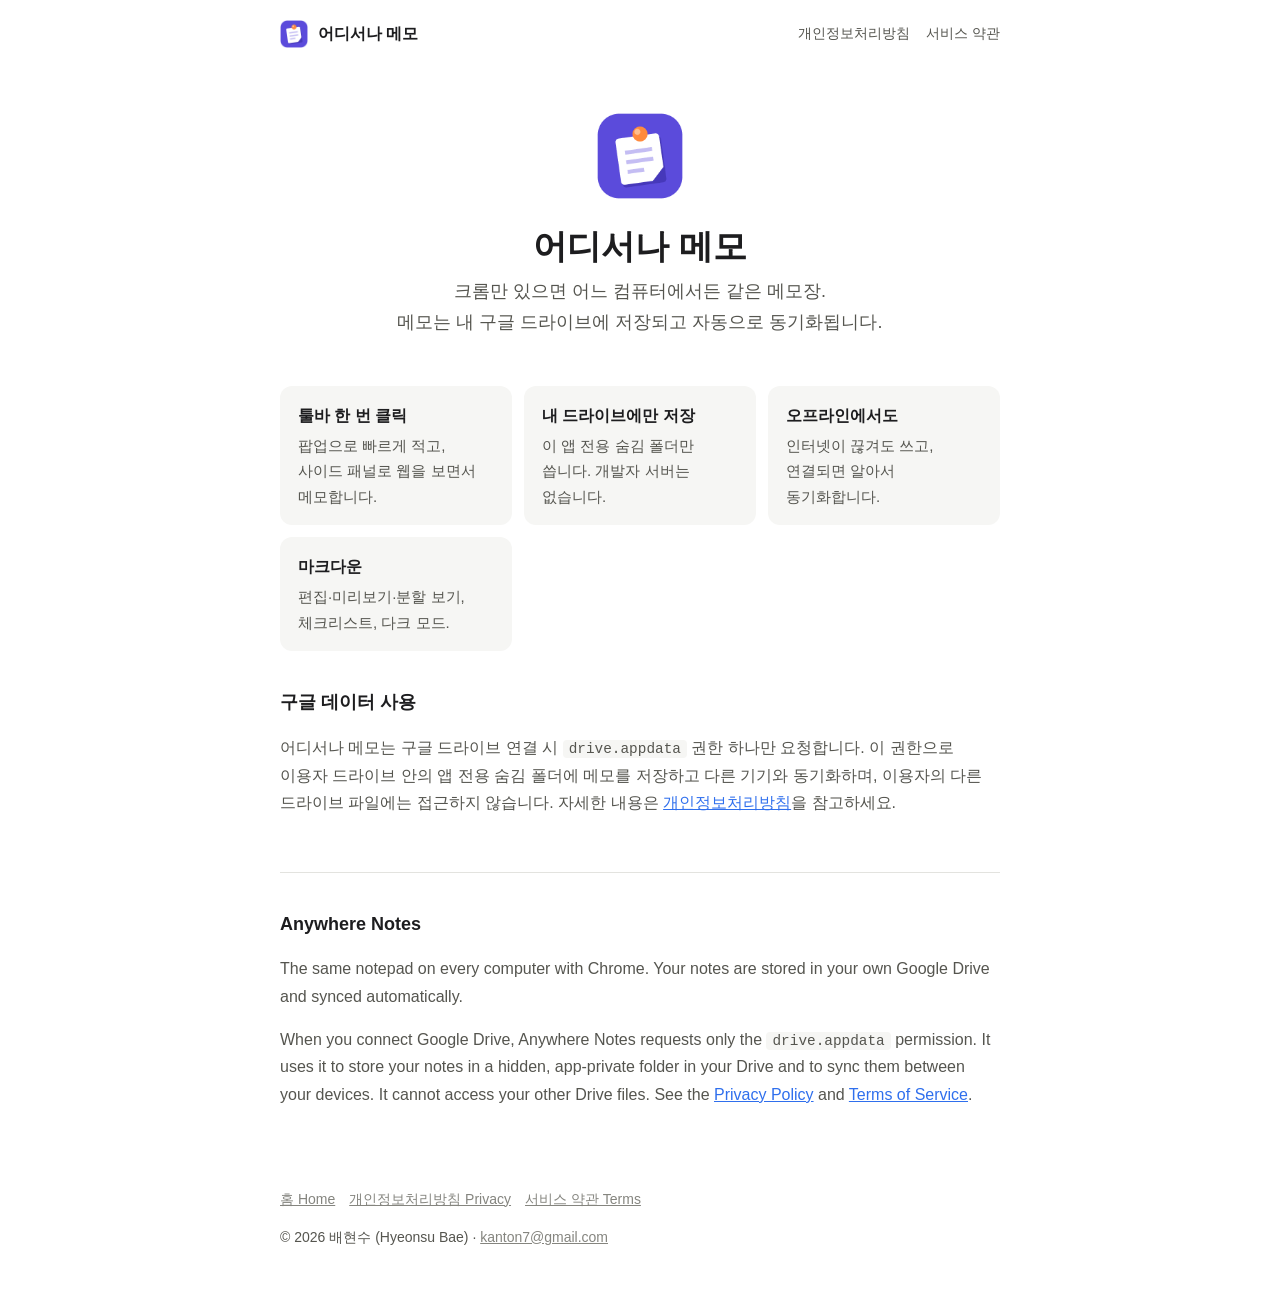
<file: index.html>
<!doctype html>
<html lang="ko">
<head>
<meta charset="utf-8">
<meta name="viewport" content="width=device-width, initial-scale=1">
<meta name="google-site-verification" content="GoEedYDvCAcyeJiHu1zLSCbMYFkPe2FXQC_jyNUM-jE" />
<title>어디서나 메모 · Anywhere Notes</title>
<meta name="description" content="크롬만 있으면 어느 컴퓨터에서든 같은 메모장. 내 구글 드라이브에 저장·동기화되는 크롬 확장 프로그램.">
<link rel="icon" href="icon.png">
<link rel="stylesheet" href="style.css">
</head>
<body>
<header class="site-header">
  <a class="brand" href="./"><img src="icon.png" alt=""> 어디서나 메모</a>
  <nav>
    <a href="privacy">개인정보처리방침</a>
    <a href="terms">서비스 약관</a>
  </nav>
</header>

<main>
  <section class="hero">
    <img src="icon.png" alt="어디서나 메모 아이콘">
    <h1>어디서나 메모</h1>
    <p>크롬만 있으면 어느 컴퓨터에서든 같은 메모장.<br>메모는 내 구글 드라이브에 저장되고 자동으로 동기화됩니다.</p>
  </section>

  <div class="features">
    <div class="feature"><h3>툴바 한 번 클릭</h3><p>팝업으로 빠르게 적고, 사이드 패널로 웹을 보면서 메모합니다.</p></div>
    <div class="feature"><h3>내 드라이브에만 저장</h3><p>이 앱 전용 숨김 폴더만 씁니다. 개발자 서버는 없습니다.</p></div>
    <div class="feature"><h3>오프라인에서도</h3><p>인터넷이 끊겨도 쓰고, 연결되면 알아서 동기화합니다.</p></div>
    <div class="feature"><h3>마크다운</h3><p>편집·미리보기·분할 보기, 체크리스트, 다크 모드.</p></div>
  </div>

  <h2>구글 데이터 사용</h2>
  <p>어디서나 메모는 구글 드라이브 연결 시 <code>drive.appdata</code> 권한 하나만 요청합니다.
  이 권한으로 이용자 드라이브 안의 앱 전용 숨김 폴더에 메모를 저장하고 다른 기기와 동기화하며, 이용자의 다른 드라이브 파일에는 접근하지 않습니다.
  자세한 내용은 <a href="privacy">개인정보처리방침</a>을 참고하세요.</p>

  <hr>

  <section lang="en">
    <h2>Anywhere Notes</h2>
    <p>The same notepad on every computer with Chrome. Your notes are stored in your own Google Drive and synced automatically.</p>
    <p>When you connect Google Drive, Anywhere Notes requests only the <code>drive.appdata</code> permission. It uses it to store your notes in a hidden,
    app-private folder in your Drive and to sync them between your devices. It cannot access your other Drive files.
    See the <a href="privacy#en">Privacy Policy</a> and <a href="terms#en">Terms of Service</a>.</p>
  </section>
</main>

<footer>
  <a href="./">홈 Home</a><a href="privacy">개인정보처리방침 Privacy</a><a href="terms">서비스 약관 Terms</a>
  <p>© 2026 배현수 (Hyeonsu Bae) · <a href="mailto:kanton7@gmail.com">kanton7@gmail.com</a></p>
</footer>
</body>
</html>
</file>
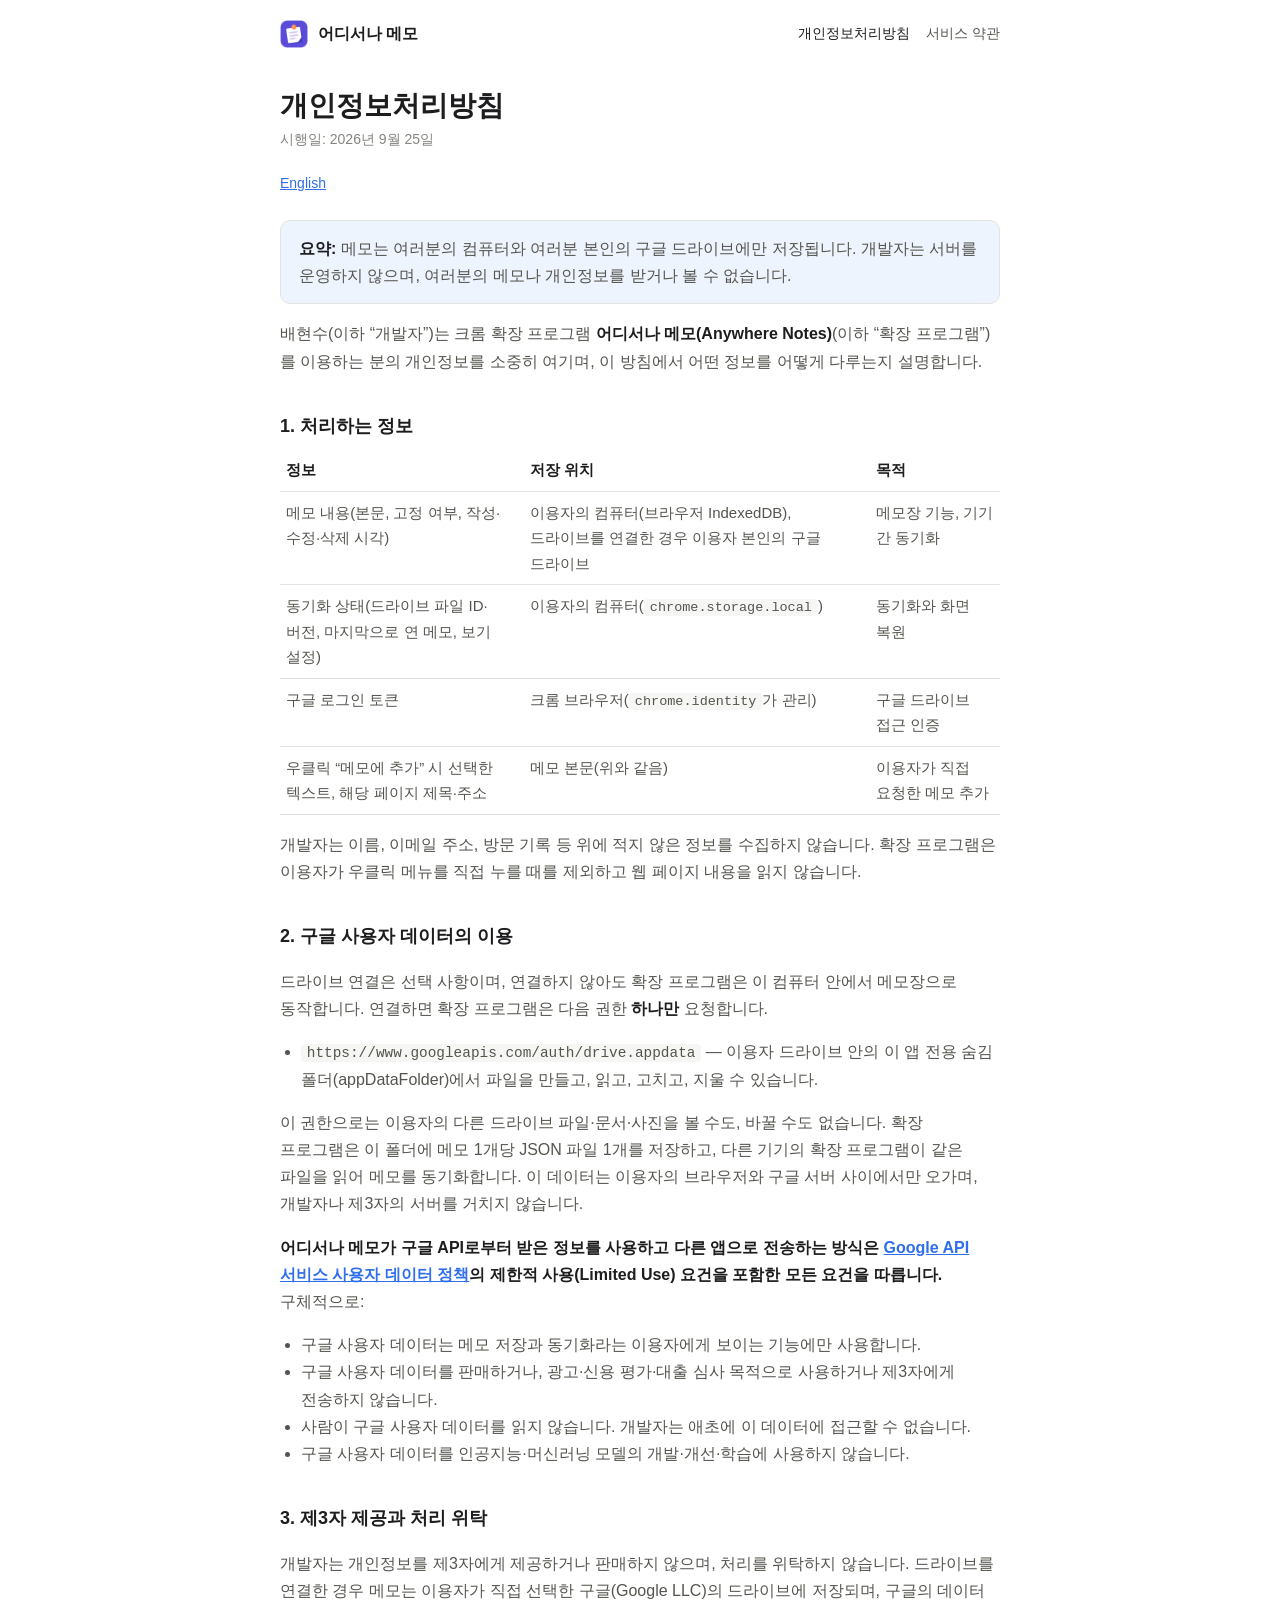
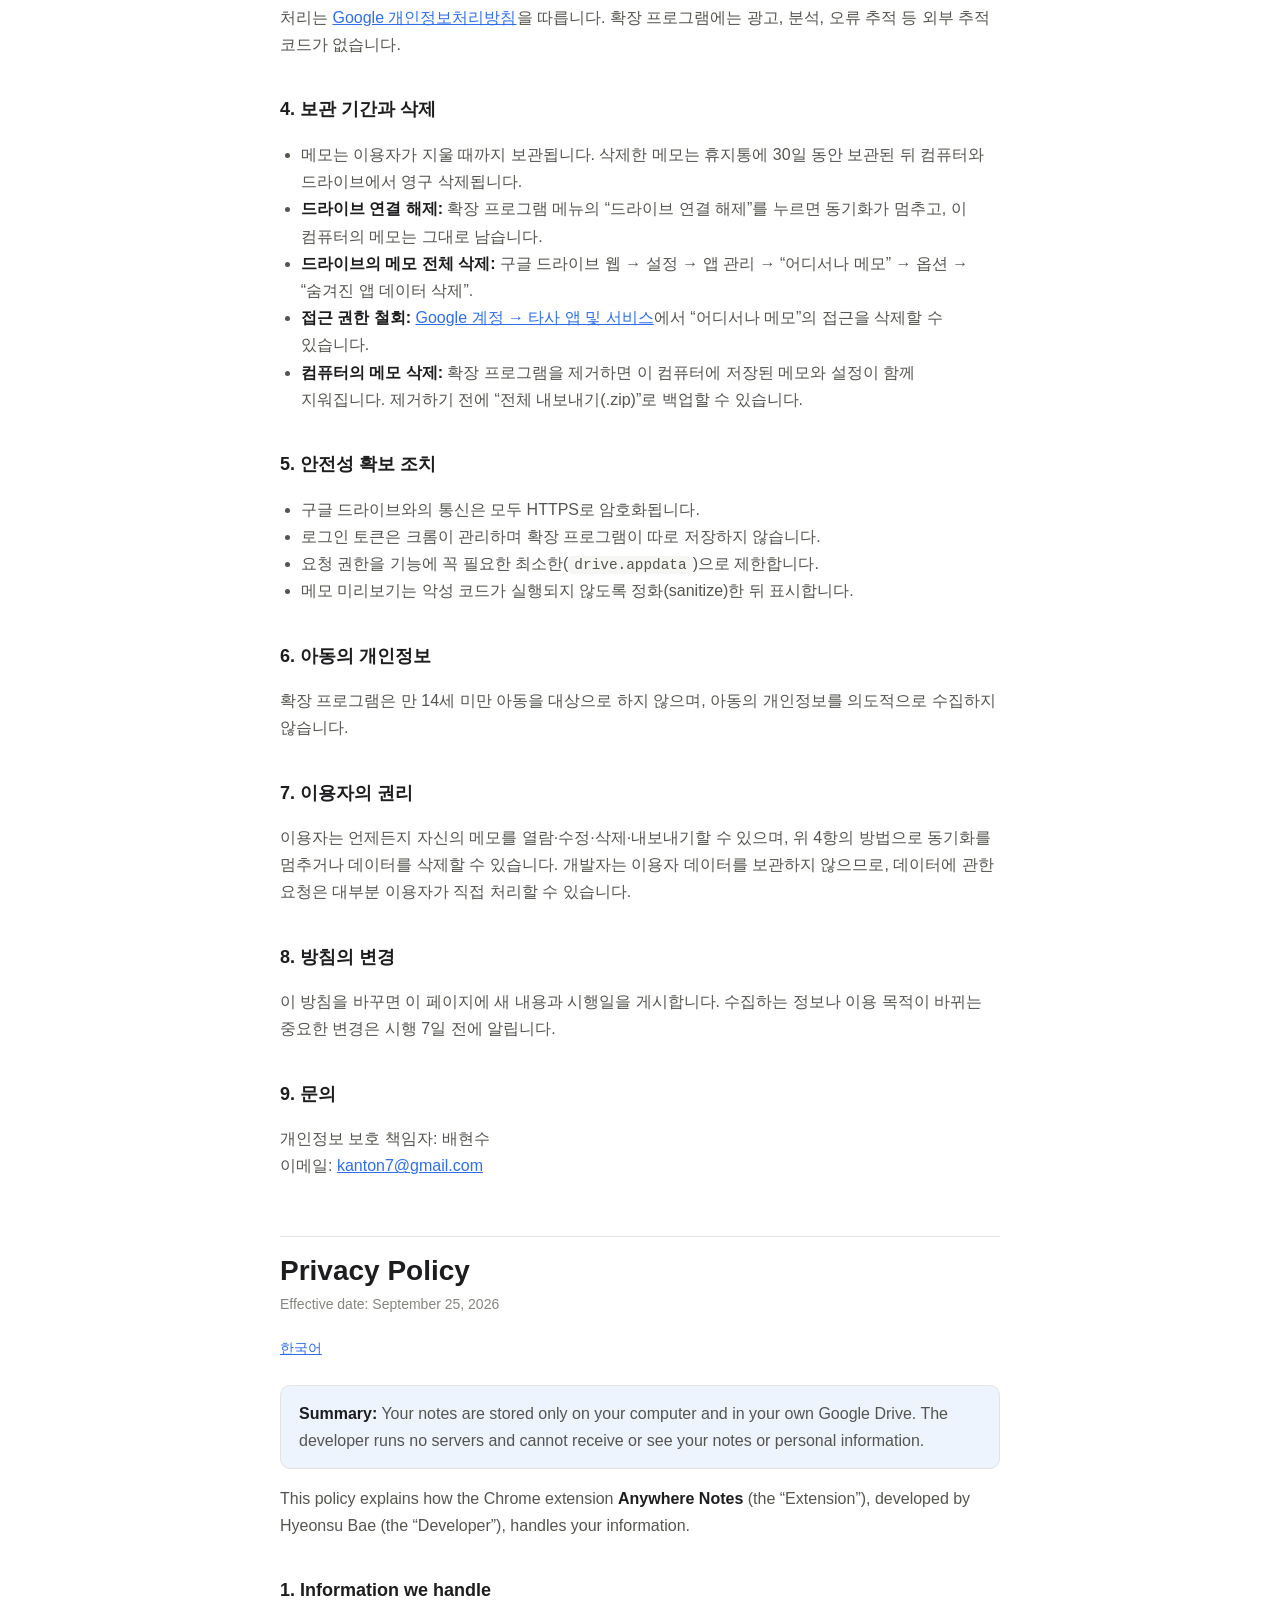
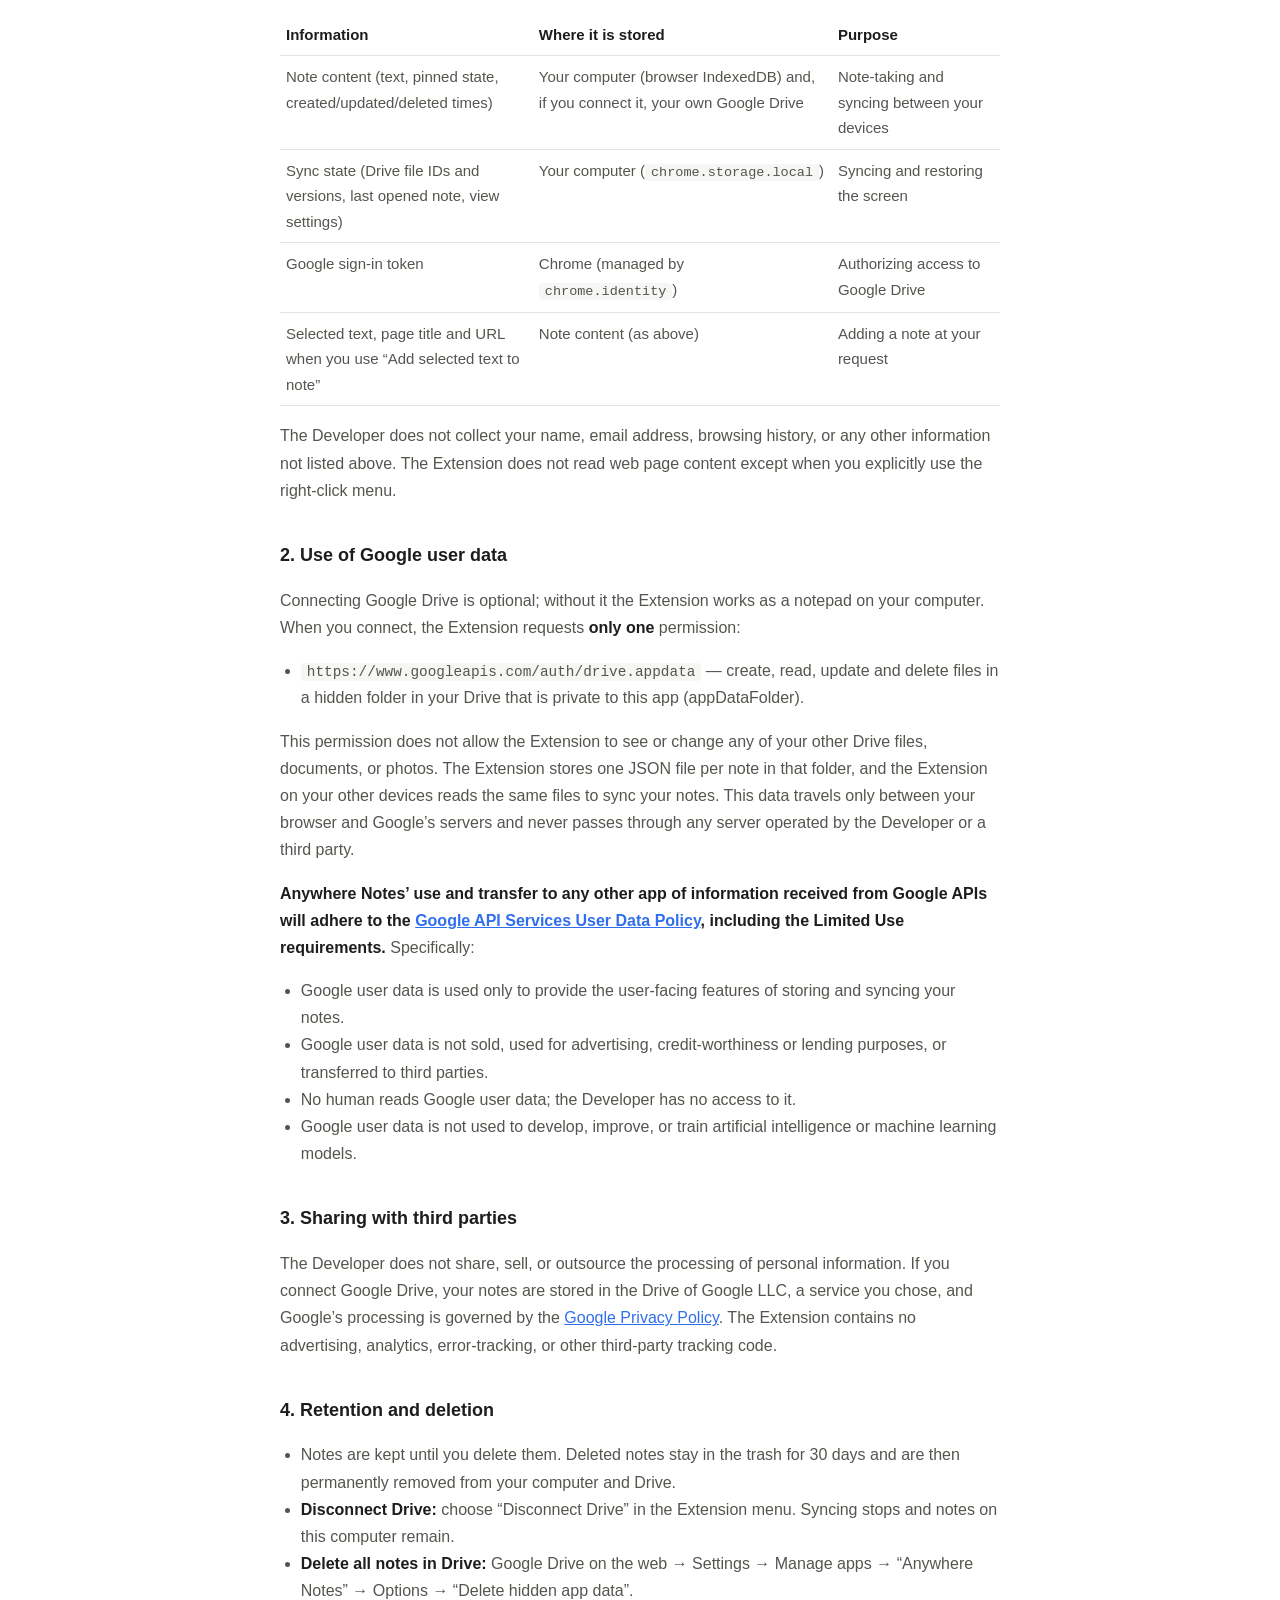
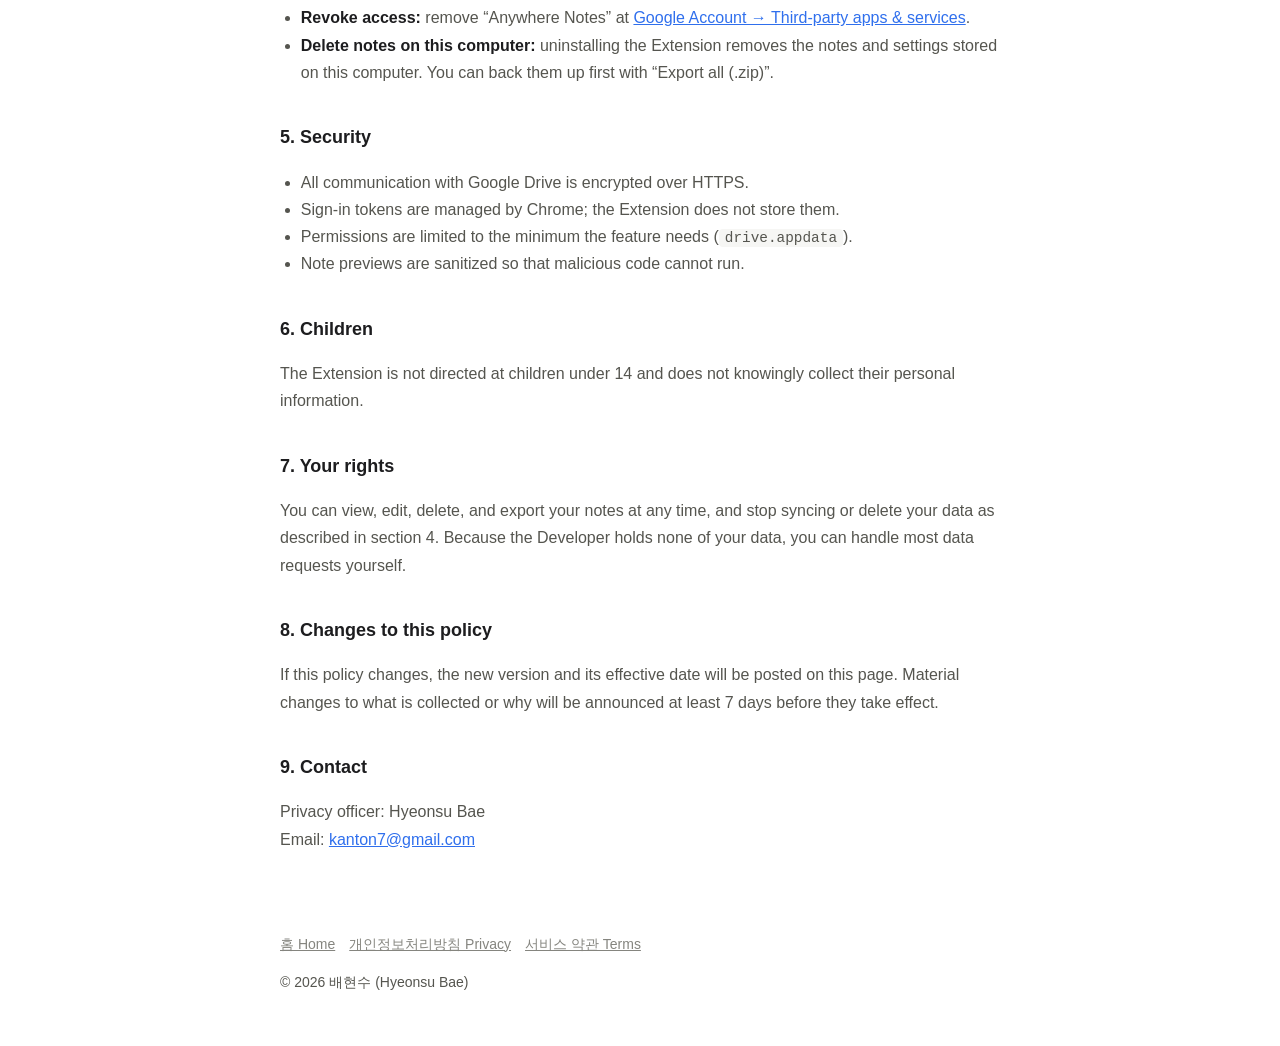
<file: privacy.html>
<!doctype html>
<html lang="ko">
<head>
<meta charset="utf-8">
<meta name="viewport" content="width=device-width, initial-scale=1">
<title>개인정보처리방침 · 어디서나 메모</title>
<meta name="description" content="어디서나 메모(Anywhere Notes) 크롬 확장 프로그램의 개인정보처리방침">
<link rel="icon" href="icon.png">
<link rel="stylesheet" href="style.css">
</head>
<body>
<header class="site-header">
  <a class="brand" href="./"><img src="icon.png" alt=""> 어디서나 메모</a>
  <nav>
    <a href="privacy" aria-current="page">개인정보처리방침</a>
    <a href="terms">서비스 약관</a>
  </nav>
</header>

<main>
<article id="ko" lang="ko">
  <h1>개인정보처리방침</h1>
  <p class="meta">시행일: 2026년 9월 25일</p>
  <p class="lang-switch"><a href="#en">English</a></p>

  <div class="callout">
    <p><strong>요약:</strong> 메모는 여러분의 컴퓨터와 여러분 본인의 구글 드라이브에만 저장됩니다.
    개발자는 서버를 운영하지 않으며, 여러분의 메모나 개인정보를 받거나 볼 수 없습니다.</p>
  </div>

  <p>배현수(이하 “개발자”)는 크롬 확장 프로그램 <strong>어디서나 메모(Anywhere Notes)</strong>(이하 “확장 프로그램”)를
  이용하는 분의 개인정보를 소중히 여기며, 이 방침에서 어떤 정보를 어떻게 다루는지 설명합니다.</p>

  <h2>1. 처리하는 정보</h2>
  <table>
    <tr><th>정보</th><th>저장 위치</th><th>목적</th></tr>
    <tr><td>메모 내용(본문, 고정 여부, 작성·수정·삭제 시각)</td><td>이용자의 컴퓨터(브라우저 IndexedDB), 드라이브를 연결한 경우 이용자 본인의 구글 드라이브</td><td>메모장 기능, 기기 간 동기화</td></tr>
    <tr><td>동기화 상태(드라이브 파일 ID·버전, 마지막으로 연 메모, 보기 설정)</td><td>이용자의 컴퓨터(<code>chrome.storage.local</code>)</td><td>동기화와 화면 복원</td></tr>
    <tr><td>구글 로그인 토큰</td><td>크롬 브라우저(<code>chrome.identity</code>가 관리)</td><td>구글 드라이브 접근 인증</td></tr>
    <tr><td>우클릭 “메모에 추가” 시 선택한 텍스트, 해당 페이지 제목·주소</td><td>메모 본문(위와 같음)</td><td>이용자가 직접 요청한 메모 추가</td></tr>
  </table>
  <p>개발자는 이름, 이메일 주소, 방문 기록 등 위에 적지 않은 정보를 수집하지 않습니다.
  확장 프로그램은 이용자가 우클릭 메뉴를 직접 누를 때를 제외하고 웹 페이지 내용을 읽지 않습니다.</p>

  <h2>2. 구글 사용자 데이터의 이용</h2>
  <p>드라이브 연결은 선택 사항이며, 연결하지 않아도 확장 프로그램은 이 컴퓨터 안에서 메모장으로 동작합니다.
  연결하면 확장 프로그램은 다음 권한 <strong>하나만</strong> 요청합니다.</p>
  <ul>
    <li><code>https://www.googleapis.com/auth/drive.appdata</code> — 이용자 드라이브 안의 이 앱 전용 숨김 폴더(appDataFolder)에서 파일을 만들고, 읽고, 고치고, 지울 수 있습니다.</li>
  </ul>
  <p>이 권한으로는 이용자의 다른 드라이브 파일·문서·사진을 볼 수도, 바꿀 수도 없습니다.
  확장 프로그램은 이 폴더에 메모 1개당 JSON 파일 1개를 저장하고, 다른 기기의 확장 프로그램이 같은 파일을 읽어 메모를 동기화합니다.
  이 데이터는 이용자의 브라우저와 구글 서버 사이에서만 오가며, 개발자나 제3자의 서버를 거치지 않습니다.</p>
  <p><strong>어디서나 메모가 구글 API로부터 받은 정보를 사용하고 다른 앱으로 전송하는 방식은
  <a href="https://developers.google.com/terms/api-services-user-data-policy">Google API 서비스 사용자 데이터 정책</a>의
  제한적 사용(Limited Use) 요건을 포함한 모든 요건을 따릅니다.</strong> 구체적으로:</p>
  <ul>
    <li>구글 사용자 데이터는 메모 저장과 동기화라는 이용자에게 보이는 기능에만 사용합니다.</li>
    <li>구글 사용자 데이터를 판매하거나, 광고·신용 평가·대출 심사 목적으로 사용하거나 제3자에게 전송하지 않습니다.</li>
    <li>사람이 구글 사용자 데이터를 읽지 않습니다. 개발자는 애초에 이 데이터에 접근할 수 없습니다.</li>
    <li>구글 사용자 데이터를 인공지능·머신러닝 모델의 개발·개선·학습에 사용하지 않습니다.</li>
  </ul>

  <h2>3. 제3자 제공과 처리 위탁</h2>
  <p>개발자는 개인정보를 제3자에게 제공하거나 판매하지 않으며, 처리를 위탁하지 않습니다.
  드라이브를 연결한 경우 메모는 이용자가 직접 선택한 구글(Google LLC)의 드라이브에 저장되며,
  구글의 데이터 처리는 <a href="https://policies.google.com/privacy">Google 개인정보처리방침</a>을 따릅니다.
  확장 프로그램에는 광고, 분석, 오류 추적 등 외부 추적 코드가 없습니다.</p>

  <h2>4. 보관 기간과 삭제</h2>
  <ul>
    <li>메모는 이용자가 지울 때까지 보관됩니다. 삭제한 메모는 휴지통에 30일 동안 보관된 뒤 컴퓨터와 드라이브에서 영구 삭제됩니다.</li>
    <li><strong>드라이브 연결 해제:</strong> 확장 프로그램 메뉴의 “드라이브 연결 해제”를 누르면 동기화가 멈추고, 이 컴퓨터의 메모는 그대로 남습니다.</li>
    <li><strong>드라이브의 메모 전체 삭제:</strong> 구글 드라이브 웹 → 설정 → 앱 관리 → “어디서나 메모” → 옵션 → “숨겨진 앱 데이터 삭제”.</li>
    <li><strong>접근 권한 철회:</strong> <a href="https://myaccount.google.com/permissions">Google 계정 → 타사 앱 및 서비스</a>에서 “어디서나 메모”의 접근을 삭제할 수 있습니다.</li>
    <li><strong>컴퓨터의 메모 삭제:</strong> 확장 프로그램을 제거하면 이 컴퓨터에 저장된 메모와 설정이 함께 지워집니다. 제거하기 전에 “전체 내보내기(.zip)”로 백업할 수 있습니다.</li>
  </ul>

  <h2>5. 안전성 확보 조치</h2>
  <ul>
    <li>구글 드라이브와의 통신은 모두 HTTPS로 암호화됩니다.</li>
    <li>로그인 토큰은 크롬이 관리하며 확장 프로그램이 따로 저장하지 않습니다.</li>
    <li>요청 권한을 기능에 꼭 필요한 최소한(<code>drive.appdata</code>)으로 제한합니다.</li>
    <li>메모 미리보기는 악성 코드가 실행되지 않도록 정화(sanitize)한 뒤 표시합니다.</li>
  </ul>

  <h2>6. 아동의 개인정보</h2>
  <p>확장 프로그램은 만 14세 미만 아동을 대상으로 하지 않으며, 아동의 개인정보를 의도적으로 수집하지 않습니다.</p>

  <h2>7. 이용자의 권리</h2>
  <p>이용자는 언제든지 자신의 메모를 열람·수정·삭제·내보내기할 수 있으며, 위 4항의 방법으로 동기화를 멈추거나 데이터를 삭제할 수 있습니다.
  개발자는 이용자 데이터를 보관하지 않으므로, 데이터에 관한 요청은 대부분 이용자가 직접 처리할 수 있습니다.</p>

  <h2>8. 방침의 변경</h2>
  <p>이 방침을 바꾸면 이 페이지에 새 내용과 시행일을 게시합니다. 수집하는 정보나 이용 목적이 바뀌는 중요한 변경은 시행 7일 전에 알립니다.</p>

  <h2>9. 문의</h2>
  <p>개인정보 보호 책임자: 배현수<br>
  이메일: <a href="mailto:kanton7@gmail.com">kanton7@gmail.com</a></p>
</article>

<hr>

<article id="en" lang="en">
  <h1>Privacy Policy</h1>
  <p class="meta">Effective date: September 25, 2026</p>
  <p class="lang-switch"><a href="#ko">한국어</a></p>

  <div class="callout">
    <p><strong>Summary:</strong> Your notes are stored only on your computer and in your own Google Drive.
    The developer runs no servers and cannot receive or see your notes or personal information.</p>
  </div>

  <p>This policy explains how the Chrome extension <strong>Anywhere Notes</strong> (the “Extension”), developed by Hyeonsu Bae
  (the “Developer”), handles your information.</p>

  <h2>1. Information we handle</h2>
  <table>
    <tr><th>Information</th><th>Where it is stored</th><th>Purpose</th></tr>
    <tr><td>Note content (text, pinned state, created/updated/deleted times)</td><td>Your computer (browser IndexedDB) and, if you connect it, your own Google Drive</td><td>Note-taking and syncing between your devices</td></tr>
    <tr><td>Sync state (Drive file IDs and versions, last opened note, view settings)</td><td>Your computer (<code>chrome.storage.local</code>)</td><td>Syncing and restoring the screen</td></tr>
    <tr><td>Google sign-in token</td><td>Chrome (managed by <code>chrome.identity</code>)</td><td>Authorizing access to Google Drive</td></tr>
    <tr><td>Selected text, page title and URL when you use “Add selected text to note”</td><td>Note content (as above)</td><td>Adding a note at your request</td></tr>
  </table>
  <p>The Developer does not collect your name, email address, browsing history, or any other information not listed above.
  The Extension does not read web page content except when you explicitly use the right-click menu.</p>

  <h2>2. Use of Google user data</h2>
  <p>Connecting Google Drive is optional; without it the Extension works as a notepad on your computer.
  When you connect, the Extension requests <strong>only one</strong> permission:</p>
  <ul>
    <li><code>https://www.googleapis.com/auth/drive.appdata</code> — create, read, update and delete files in a hidden folder in your Drive that is private to this app (appDataFolder).</li>
  </ul>
  <p>This permission does not allow the Extension to see or change any of your other Drive files, documents, or photos.
  The Extension stores one JSON file per note in that folder, and the Extension on your other devices reads the same files to sync your notes.
  This data travels only between your browser and Google’s servers and never passes through any server operated by the Developer or a third party.</p>
  <p><strong>Anywhere Notes’ use and transfer to any other app of information received from Google APIs will adhere to the
  <a href="https://developers.google.com/terms/api-services-user-data-policy">Google API Services User Data Policy</a>,
  including the Limited Use requirements.</strong> Specifically:</p>
  <ul>
    <li>Google user data is used only to provide the user-facing features of storing and syncing your notes.</li>
    <li>Google user data is not sold, used for advertising, credit-worthiness or lending purposes, or transferred to third parties.</li>
    <li>No human reads Google user data; the Developer has no access to it.</li>
    <li>Google user data is not used to develop, improve, or train artificial intelligence or machine learning models.</li>
  </ul>

  <h2>3. Sharing with third parties</h2>
  <p>The Developer does not share, sell, or outsource the processing of personal information.
  If you connect Google Drive, your notes are stored in the Drive of Google LLC, a service you chose, and Google’s processing is governed by the
  <a href="https://policies.google.com/privacy">Google Privacy Policy</a>.
  The Extension contains no advertising, analytics, error-tracking, or other third-party tracking code.</p>

  <h2>4. Retention and deletion</h2>
  <ul>
    <li>Notes are kept until you delete them. Deleted notes stay in the trash for 30 days and are then permanently removed from your computer and Drive.</li>
    <li><strong>Disconnect Drive:</strong> choose “Disconnect Drive” in the Extension menu. Syncing stops and notes on this computer remain.</li>
    <li><strong>Delete all notes in Drive:</strong> Google Drive on the web → Settings → Manage apps → “Anywhere Notes” → Options → “Delete hidden app data”.</li>
    <li><strong>Revoke access:</strong> remove “Anywhere Notes” at <a href="https://myaccount.google.com/permissions">Google Account → Third-party apps &amp; services</a>.</li>
    <li><strong>Delete notes on this computer:</strong> uninstalling the Extension removes the notes and settings stored on this computer. You can back them up first with “Export all (.zip)”.</li>
  </ul>

  <h2>5. Security</h2>
  <ul>
    <li>All communication with Google Drive is encrypted over HTTPS.</li>
    <li>Sign-in tokens are managed by Chrome; the Extension does not store them.</li>
    <li>Permissions are limited to the minimum the feature needs (<code>drive.appdata</code>).</li>
    <li>Note previews are sanitized so that malicious code cannot run.</li>
  </ul>

  <h2>6. Children</h2>
  <p>The Extension is not directed at children under 14 and does not knowingly collect their personal information.</p>

  <h2>7. Your rights</h2>
  <p>You can view, edit, delete, and export your notes at any time, and stop syncing or delete your data as described in section 4.
  Because the Developer holds none of your data, you can handle most data requests yourself.</p>

  <h2>8. Changes to this policy</h2>
  <p>If this policy changes, the new version and its effective date will be posted on this page. Material changes to what is collected or why will be announced at least 7 days before they take effect.</p>

  <h2>9. Contact</h2>
  <p>Privacy officer: Hyeonsu Bae<br>
  Email: <a href="mailto:kanton7@gmail.com">kanton7@gmail.com</a></p>
</article>
</main>

<footer>
  <a href="./">홈 Home</a><a href="privacy">개인정보처리방침 Privacy</a><a href="terms">서비스 약관 Terms</a>
  <p>© 2026 배현수 (Hyeonsu Bae)</p>
</footer>
</body>
</html>
</file>
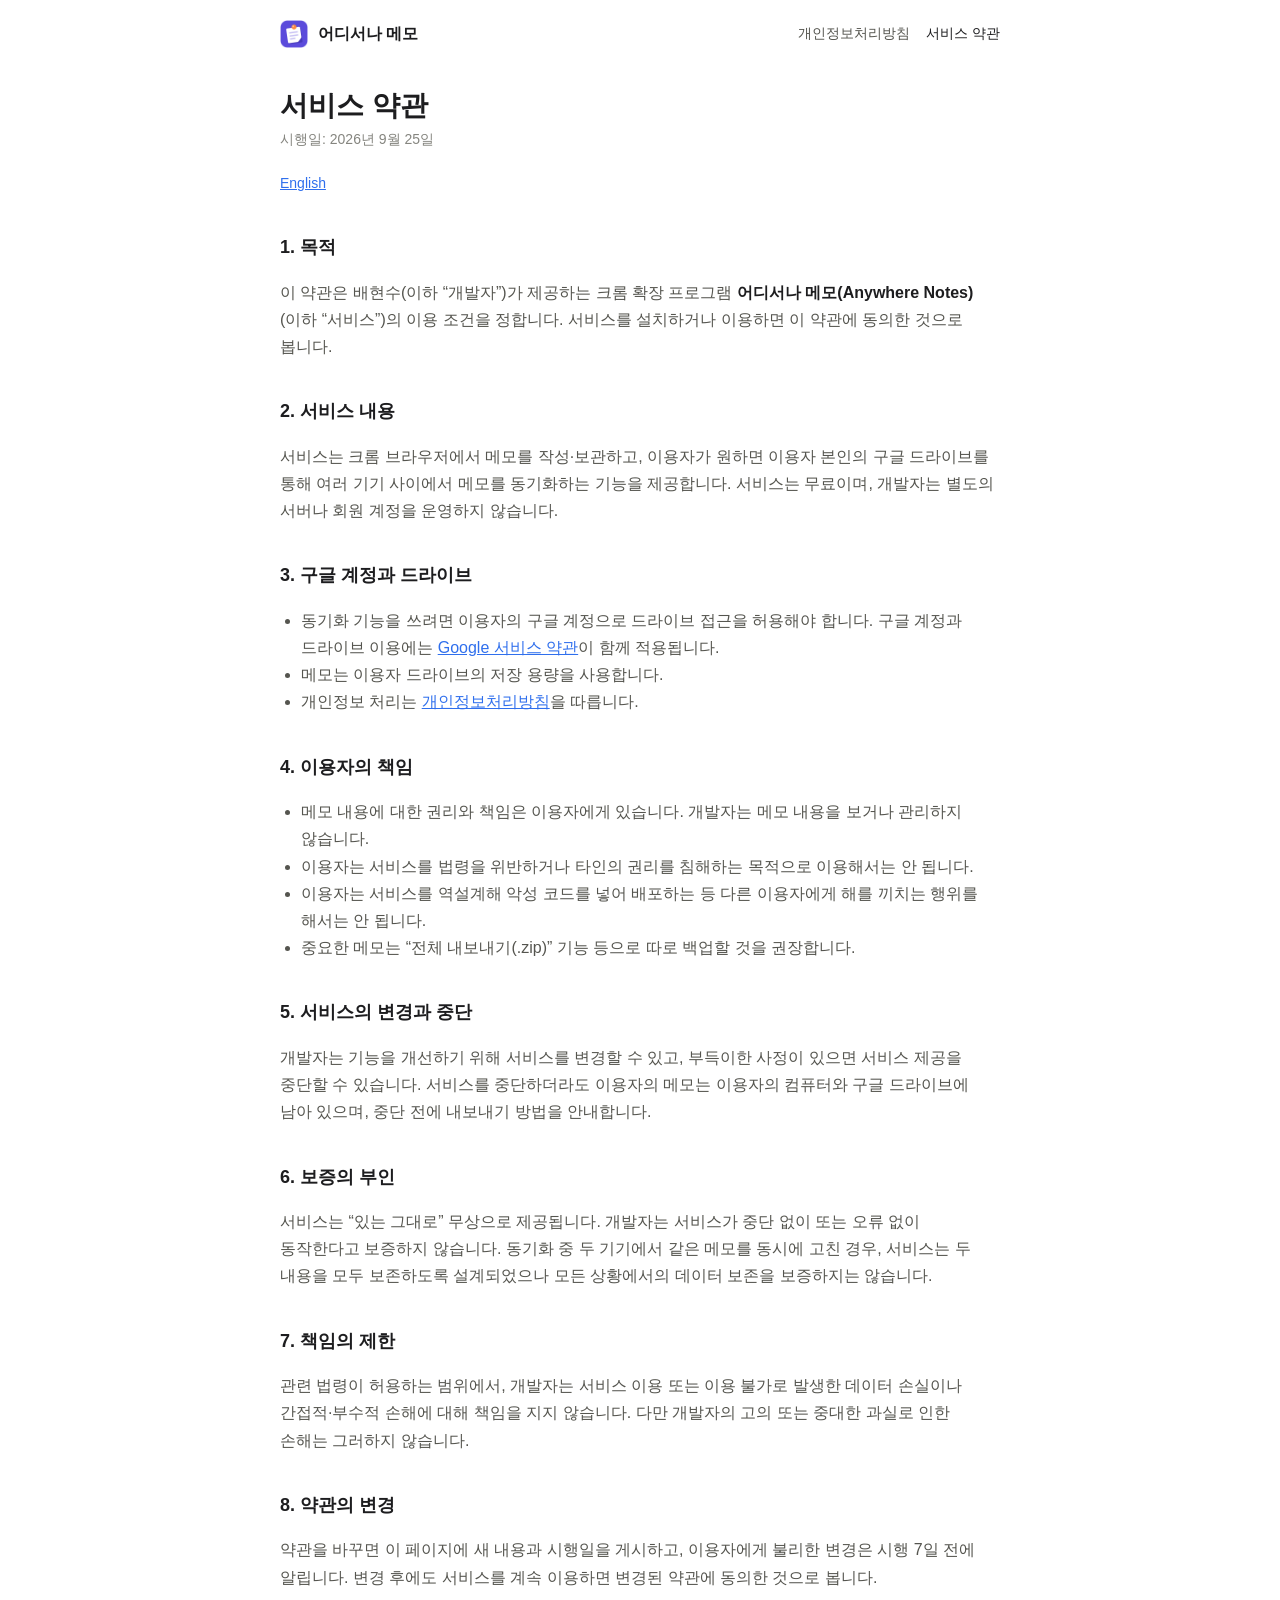
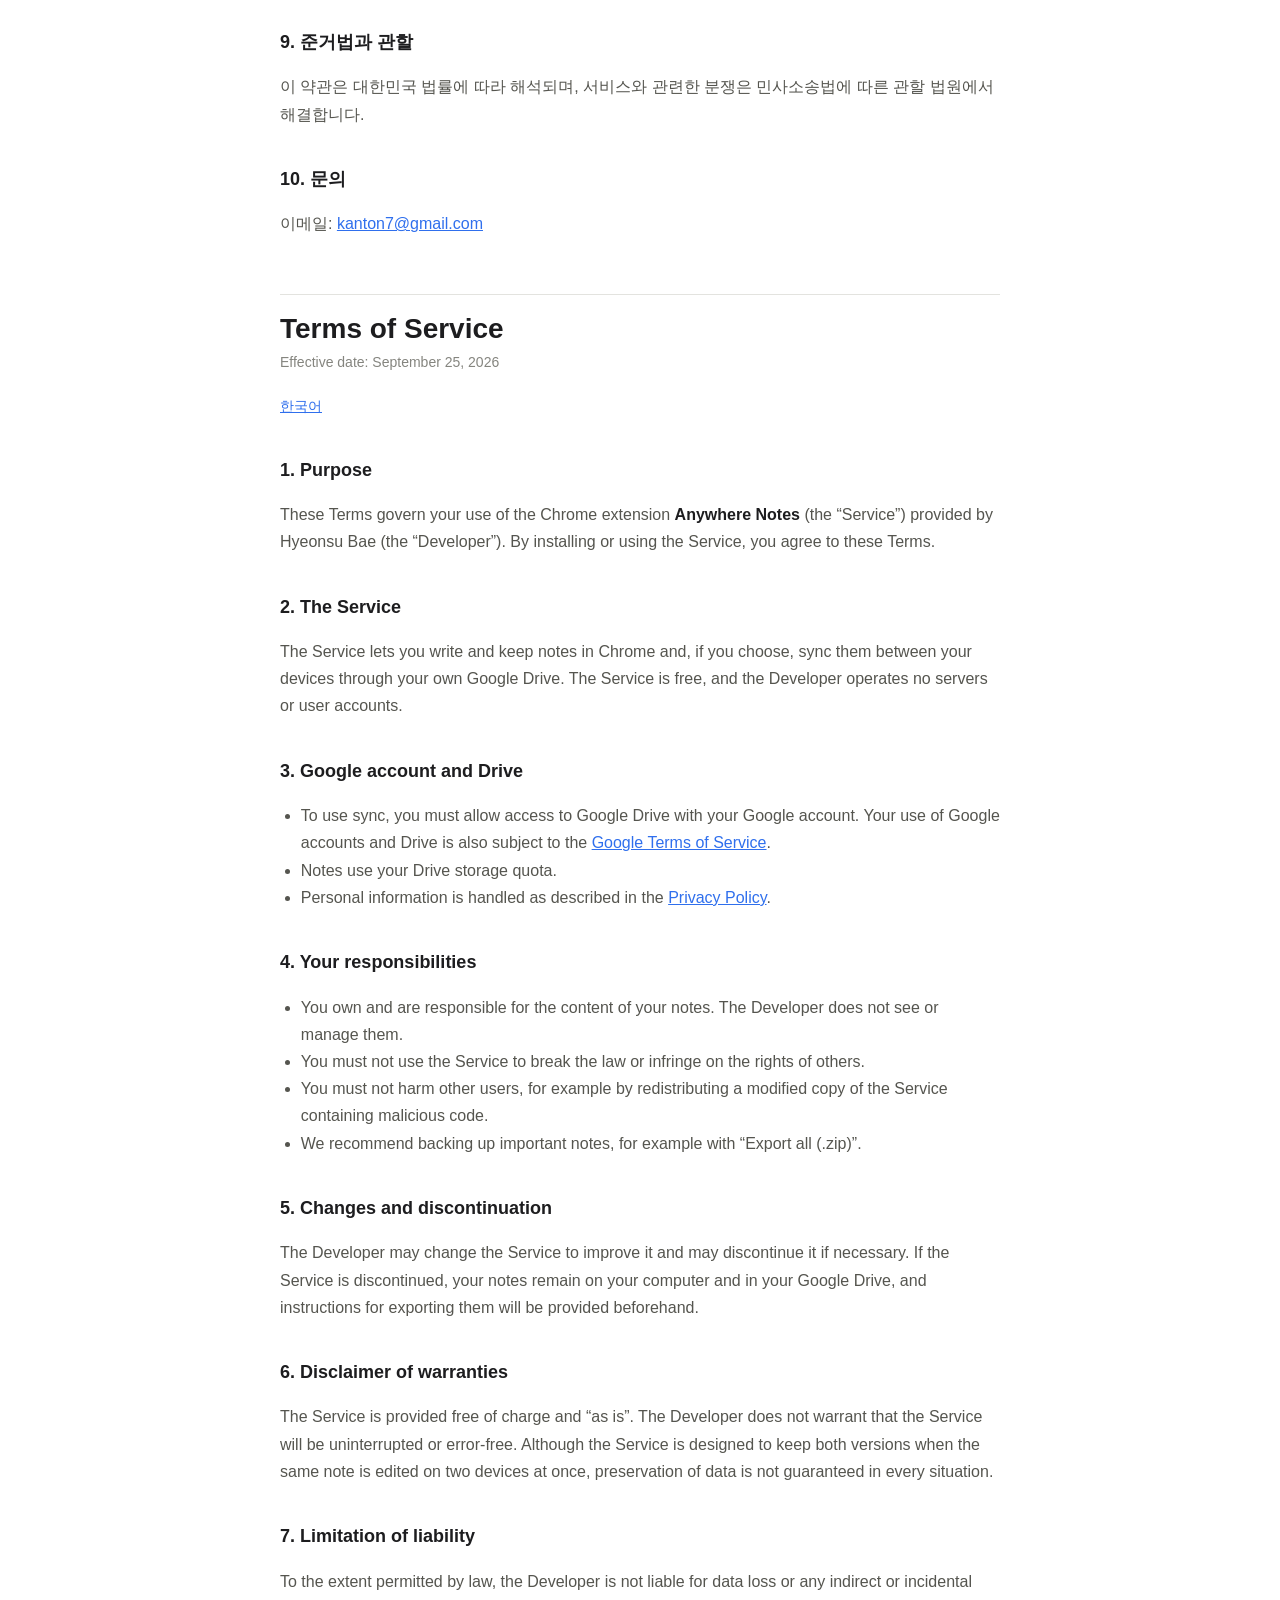
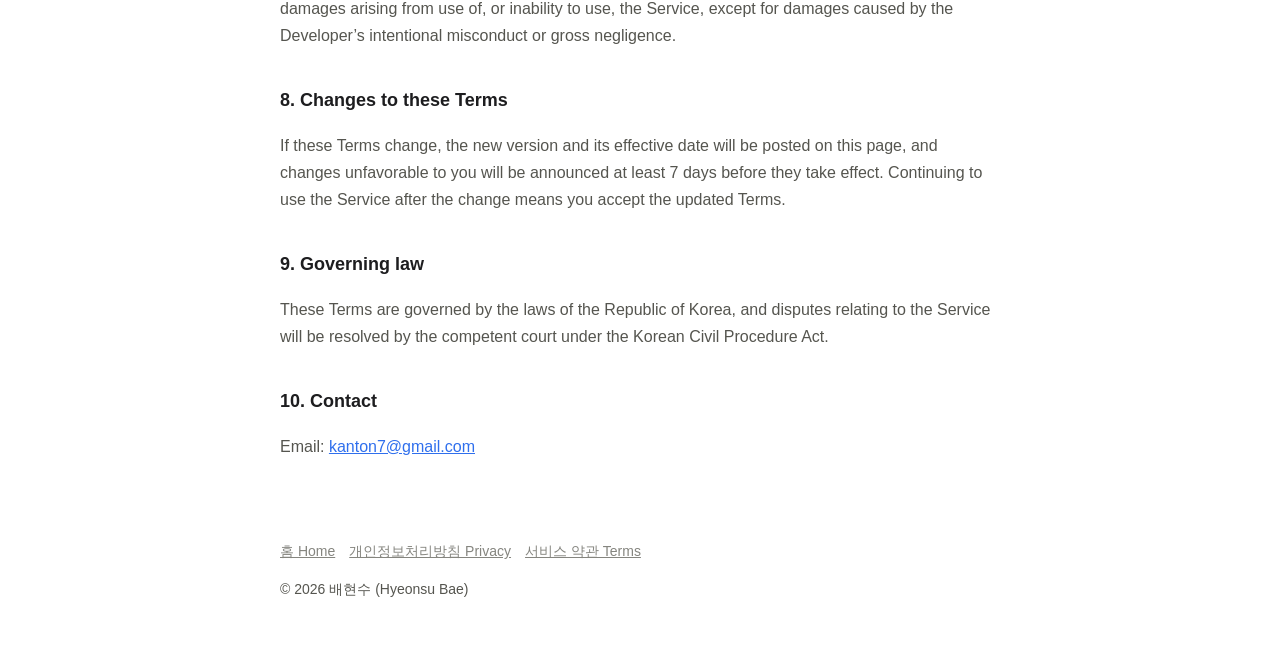
<file: terms.html>
<!doctype html>
<html lang="ko">
<head>
<meta charset="utf-8">
<meta name="viewport" content="width=device-width, initial-scale=1">
<title>서비스 약관 · 어디서나 메모</title>
<meta name="description" content="어디서나 메모(Anywhere Notes) 크롬 확장 프로그램의 서비스 약관">
<link rel="icon" href="icon.png">
<link rel="stylesheet" href="style.css">
</head>
<body>
<header class="site-header">
  <a class="brand" href="./"><img src="icon.png" alt=""> 어디서나 메모</a>
  <nav>
    <a href="privacy">개인정보처리방침</a>
    <a href="terms" aria-current="page">서비스 약관</a>
  </nav>
</header>

<main>
<article id="ko" lang="ko">
  <h1>서비스 약관</h1>
  <p class="meta">시행일: 2026년 9월 25일</p>
  <p class="lang-switch"><a href="#en">English</a></p>

  <h2>1. 목적</h2>
  <p>이 약관은 배현수(이하 “개발자”)가 제공하는 크롬 확장 프로그램 <strong>어디서나 메모(Anywhere Notes)</strong>(이하 “서비스”)의
  이용 조건을 정합니다. 서비스를 설치하거나 이용하면 이 약관에 동의한 것으로 봅니다.</p>

  <h2>2. 서비스 내용</h2>
  <p>서비스는 크롬 브라우저에서 메모를 작성·보관하고, 이용자가 원하면 이용자 본인의 구글 드라이브를 통해 여러 기기 사이에서 메모를 동기화하는 기능을 제공합니다.
  서비스는 무료이며, 개발자는 별도의 서버나 회원 계정을 운영하지 않습니다.</p>

  <h2>3. 구글 계정과 드라이브</h2>
  <ul>
    <li>동기화 기능을 쓰려면 이용자의 구글 계정으로 드라이브 접근을 허용해야 합니다. 구글 계정과 드라이브 이용에는 <a href="https://policies.google.com/terms">Google 서비스 약관</a>이 함께 적용됩니다.</li>
    <li>메모는 이용자 드라이브의 저장 용량을 사용합니다.</li>
    <li>개인정보 처리는 <a href="privacy">개인정보처리방침</a>을 따릅니다.</li>
  </ul>

  <h2>4. 이용자의 책임</h2>
  <ul>
    <li>메모 내용에 대한 권리와 책임은 이용자에게 있습니다. 개발자는 메모 내용을 보거나 관리하지 않습니다.</li>
    <li>이용자는 서비스를 법령을 위반하거나 타인의 권리를 침해하는 목적으로 이용해서는 안 됩니다.</li>
    <li>이용자는 서비스를 역설계해 악성 코드를 넣어 배포하는 등 다른 이용자에게 해를 끼치는 행위를 해서는 안 됩니다.</li>
    <li>중요한 메모는 “전체 내보내기(.zip)” 기능 등으로 따로 백업할 것을 권장합니다.</li>
  </ul>

  <h2>5. 서비스의 변경과 중단</h2>
  <p>개발자는 기능을 개선하기 위해 서비스를 변경할 수 있고, 부득이한 사정이 있으면 서비스 제공을 중단할 수 있습니다.
  서비스를 중단하더라도 이용자의 메모는 이용자의 컴퓨터와 구글 드라이브에 남아 있으며, 중단 전에 내보내기 방법을 안내합니다.</p>

  <h2>6. 보증의 부인</h2>
  <p>서비스는 “있는 그대로” 무상으로 제공됩니다. 개발자는 서비스가 중단 없이 또는 오류 없이 동작한다고 보증하지 않습니다.
  동기화 중 두 기기에서 같은 메모를 동시에 고친 경우, 서비스는 두 내용을 모두 보존하도록 설계되었으나 모든 상황에서의 데이터 보존을 보증하지는 않습니다.</p>

  <h2>7. 책임의 제한</h2>
  <p>관련 법령이 허용하는 범위에서, 개발자는 서비스 이용 또는 이용 불가로 발생한 데이터 손실이나 간접적·부수적 손해에 대해 책임을 지지 않습니다.
  다만 개발자의 고의 또는 중대한 과실로 인한 손해는 그러하지 않습니다.</p>

  <h2>8. 약관의 변경</h2>
  <p>약관을 바꾸면 이 페이지에 새 내용과 시행일을 게시하고, 이용자에게 불리한 변경은 시행 7일 전에 알립니다.
  변경 후에도 서비스를 계속 이용하면 변경된 약관에 동의한 것으로 봅니다.</p>

  <h2>9. 준거법과 관할</h2>
  <p>이 약관은 대한민국 법률에 따라 해석되며, 서비스와 관련한 분쟁은 민사소송법에 따른 관할 법원에서 해결합니다.</p>

  <h2>10. 문의</h2>
  <p>이메일: <a href="mailto:kanton7@gmail.com">kanton7@gmail.com</a></p>
</article>

<hr>

<article id="en" lang="en">
  <h1>Terms of Service</h1>
  <p class="meta">Effective date: September 25, 2026</p>
  <p class="lang-switch"><a href="#ko">한국어</a></p>

  <h2>1. Purpose</h2>
  <p>These Terms govern your use of the Chrome extension <strong>Anywhere Notes</strong> (the “Service”) provided by Hyeonsu Bae (the “Developer”).
  By installing or using the Service, you agree to these Terms.</p>

  <h2>2. The Service</h2>
  <p>The Service lets you write and keep notes in Chrome and, if you choose, sync them between your devices through your own Google Drive.
  The Service is free, and the Developer operates no servers or user accounts.</p>

  <h2>3. Google account and Drive</h2>
  <ul>
    <li>To use sync, you must allow access to Google Drive with your Google account. Your use of Google accounts and Drive is also subject to the <a href="https://policies.google.com/terms">Google Terms of Service</a>.</li>
    <li>Notes use your Drive storage quota.</li>
    <li>Personal information is handled as described in the <a href="privacy#en">Privacy Policy</a>.</li>
  </ul>

  <h2>4. Your responsibilities</h2>
  <ul>
    <li>You own and are responsible for the content of your notes. The Developer does not see or manage them.</li>
    <li>You must not use the Service to break the law or infringe on the rights of others.</li>
    <li>You must not harm other users, for example by redistributing a modified copy of the Service containing malicious code.</li>
    <li>We recommend backing up important notes, for example with “Export all (.zip)”.</li>
  </ul>

  <h2>5. Changes and discontinuation</h2>
  <p>The Developer may change the Service to improve it and may discontinue it if necessary.
  If the Service is discontinued, your notes remain on your computer and in your Google Drive, and instructions for exporting them will be provided beforehand.</p>

  <h2>6. Disclaimer of warranties</h2>
  <p>The Service is provided free of charge and “as is”. The Developer does not warrant that the Service will be uninterrupted or error-free.
  Although the Service is designed to keep both versions when the same note is edited on two devices at once, preservation of data is not guaranteed in every situation.</p>

  <h2>7. Limitation of liability</h2>
  <p>To the extent permitted by law, the Developer is not liable for data loss or any indirect or incidental damages arising from use of, or inability to use, the Service,
  except for damages caused by the Developer’s intentional misconduct or gross negligence.</p>

  <h2>8. Changes to these Terms</h2>
  <p>If these Terms change, the new version and its effective date will be posted on this page, and changes unfavorable to you will be announced at least 7 days before they take effect.
  Continuing to use the Service after the change means you accept the updated Terms.</p>

  <h2>9. Governing law</h2>
  <p>These Terms are governed by the laws of the Republic of Korea, and disputes relating to the Service will be resolved by the competent court under the Korean Civil Procedure Act.</p>

  <h2>10. Contact</h2>
  <p>Email: <a href="mailto:kanton7@gmail.com">kanton7@gmail.com</a></p>
</article>
</main>

<footer>
  <a href="./">홈 Home</a><a href="privacy">개인정보처리방침 Privacy</a><a href="terms">서비스 약관 Terms</a>
  <p>© 2026 배현수 (Hyeonsu Bae)</p>
</footer>
</body>
</html>
</file>
<file: style.css>
:root {
  --bg: #ffffff;
  --surface: #f6f6f4;
  --border: #e3e3df;
  --text: #1d1d1f;
  --text-2: #55554f;
  --text-3: #85857f;
  --accent: #2f6fed;
  --accent-soft: rgba(47, 111, 237, 0.08);
  --font: Pretendard, -apple-system, BlinkMacSystemFont, 'Apple SD Gothic Neo', 'Segoe UI', 'Malgun Gothic', sans-serif;
  color-scheme: light dark;
}
@media (prefers-color-scheme: dark) {
  :root {
    --bg: #1c1c1e;
    --surface: #242427;
    --border: #36363a;
    --text: #ececec;
    --text-2: #b3b3b8;
    --text-3: #85858b;
    --accent: #6e9bff;
    --accent-soft: rgba(110, 155, 255, 0.1);
  }
}

* { box-sizing: border-box; }
html { -webkit-text-size-adjust: 100%; }
body {
  margin: 0;
  background: var(--bg);
  color: var(--text);
  font-family: var(--font);
  font-size: 16px;
  line-height: 1.7;
  word-break: keep-all;
  overflow-wrap: anywhere;
}
a { color: var(--accent); }

.site-header {
  display: flex;
  align-items: center;
  gap: 16px;
  max-width: 760px;
  margin: 0 auto;
  padding: 20px 20px 0;
}
.brand {
  display: flex;
  align-items: center;
  gap: 10px;
  font-weight: 700;
  color: var(--text);
  text-decoration: none;
}
.brand img { width: 28px; height: 28px; }
.site-header nav { margin-left: auto; display: flex; gap: 16px; font-size: 14px; }
.site-header nav a { color: var(--text-2); text-decoration: none; }
.site-header nav a:hover, .site-header nav a[aria-current] { color: var(--text); }

main { max-width: 760px; margin: 0 auto; padding: 24px 20px 64px; }

h1 { font-size: 28px; line-height: 1.3; margin: 16px 0 4px; }
h2 { font-size: 18px; margin: 36px 0 8px; }
h3 { font-size: 16px; margin: 20px 0 4px; }
p, li { color: var(--text-2); }
ul { padding-left: 1.3em; }
strong { color: var(--text); }
code { font-size: 0.9em; background: var(--surface); padding: 1px 6px; border-radius: 4px; }

.meta { color: var(--text-3); font-size: 14px; margin: 0 0 20px; }
.lang-switch { font-size: 14px; margin: 0 0 24px; }
.lang-switch a { margin-right: 12px; }

.callout {
  background: var(--accent-soft);
  border: 1px solid var(--border);
  border-radius: 10px;
  padding: 14px 18px;
  margin: 16px 0;
}
.callout p { margin: 0; }

table { width: 100%; border-collapse: collapse; font-size: 15px; margin: 8px 0; }
th, td { text-align: left; border-bottom: 1px solid var(--border); padding: 8px 6px; vertical-align: top; }
th { color: var(--text); font-weight: 600; white-space: nowrap; }
td { color: var(--text-2); }

hr { border: 0; border-top: 1px solid var(--border); margin: 56px 0 8px; }

.hero { text-align: center; padding: 40px 0 16px; }
.hero img { width: 88px; height: 88px; }
.hero h1 { font-size: 34px; }
.hero p { font-size: 18px; max-width: 520px; margin: 8px auto 0; }
.features { display: grid; grid-template-columns: repeat(auto-fit, minmax(200px, 1fr)); gap: 12px; margin: 32px 0; }
.feature { background: var(--surface); border-radius: 12px; padding: 16px 18px; }
.feature h3 { margin: 0 0 4px; }
.feature p { margin: 0; font-size: 15px; }

footer { max-width: 760px; margin: 0 auto; padding: 0 20px 40px; color: var(--text-3); font-size: 14px; }
footer a { color: var(--text-3); margin-right: 14px; }
</file>
